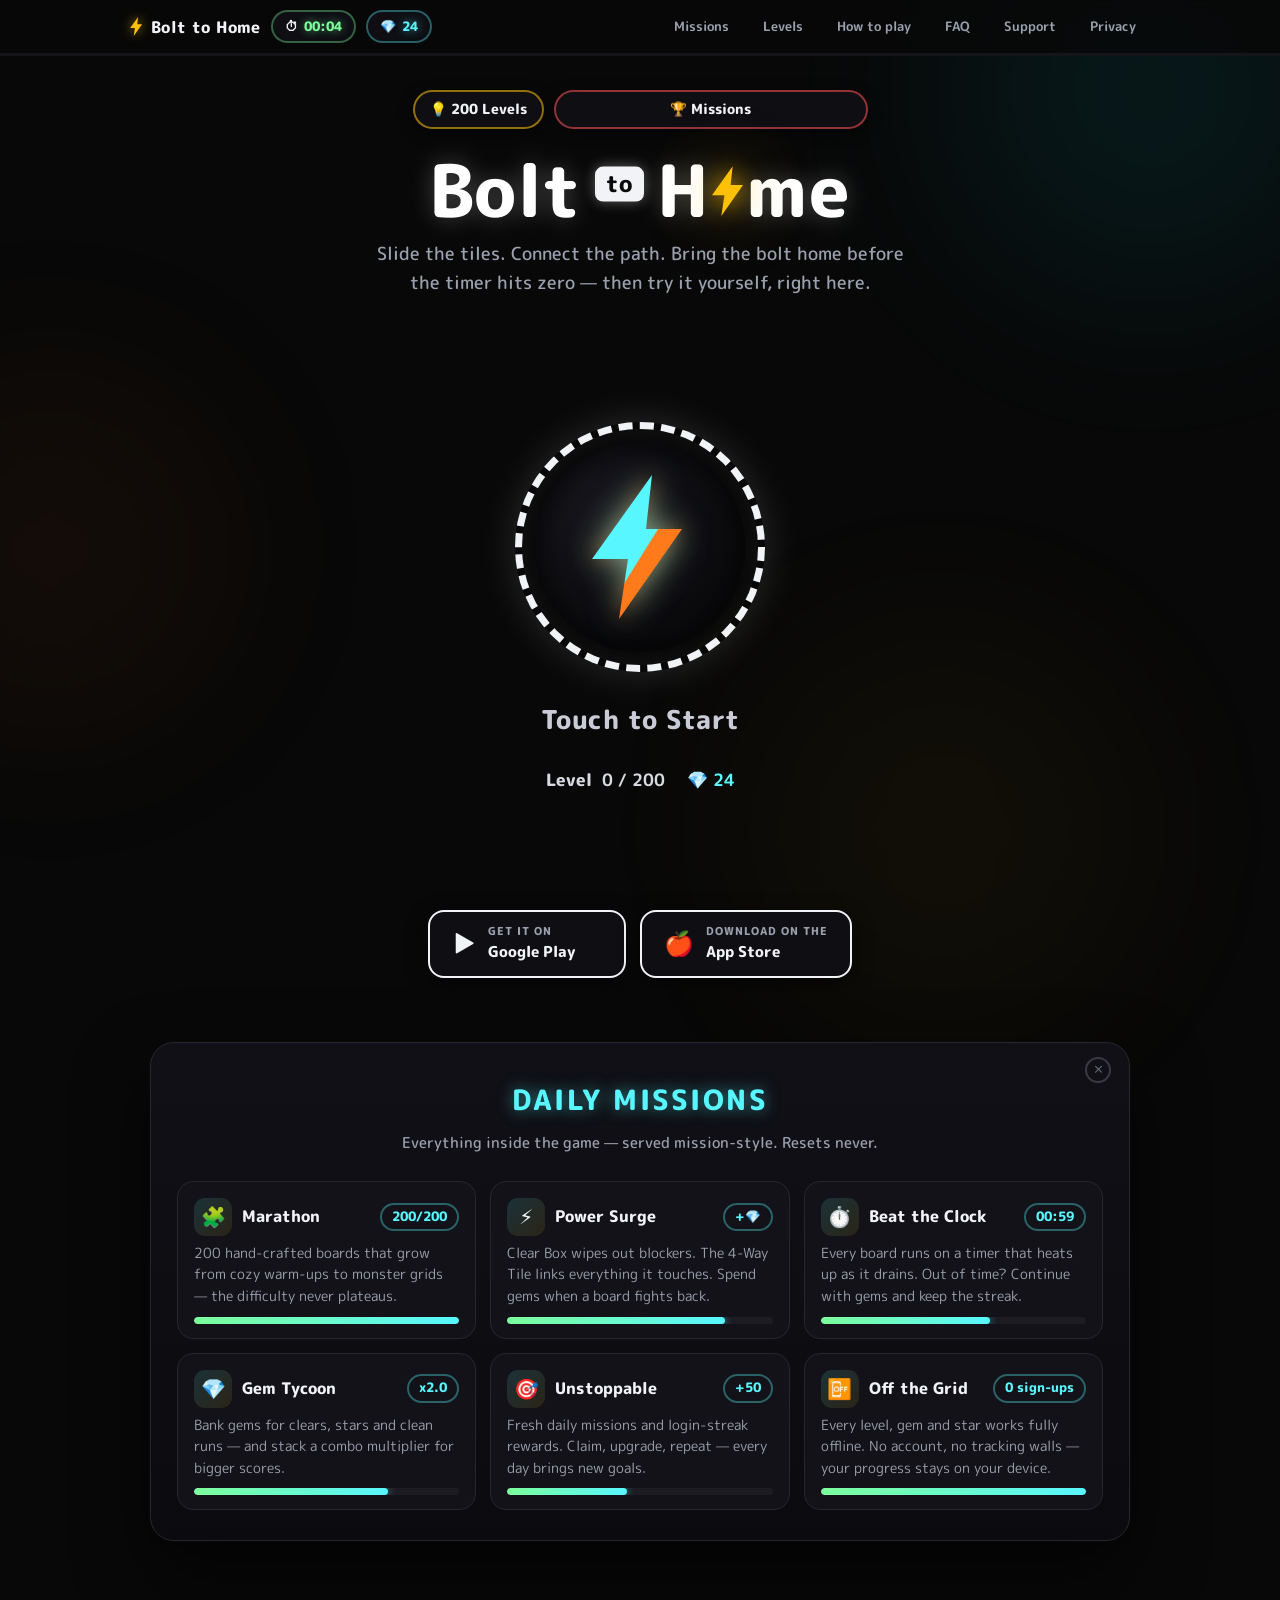
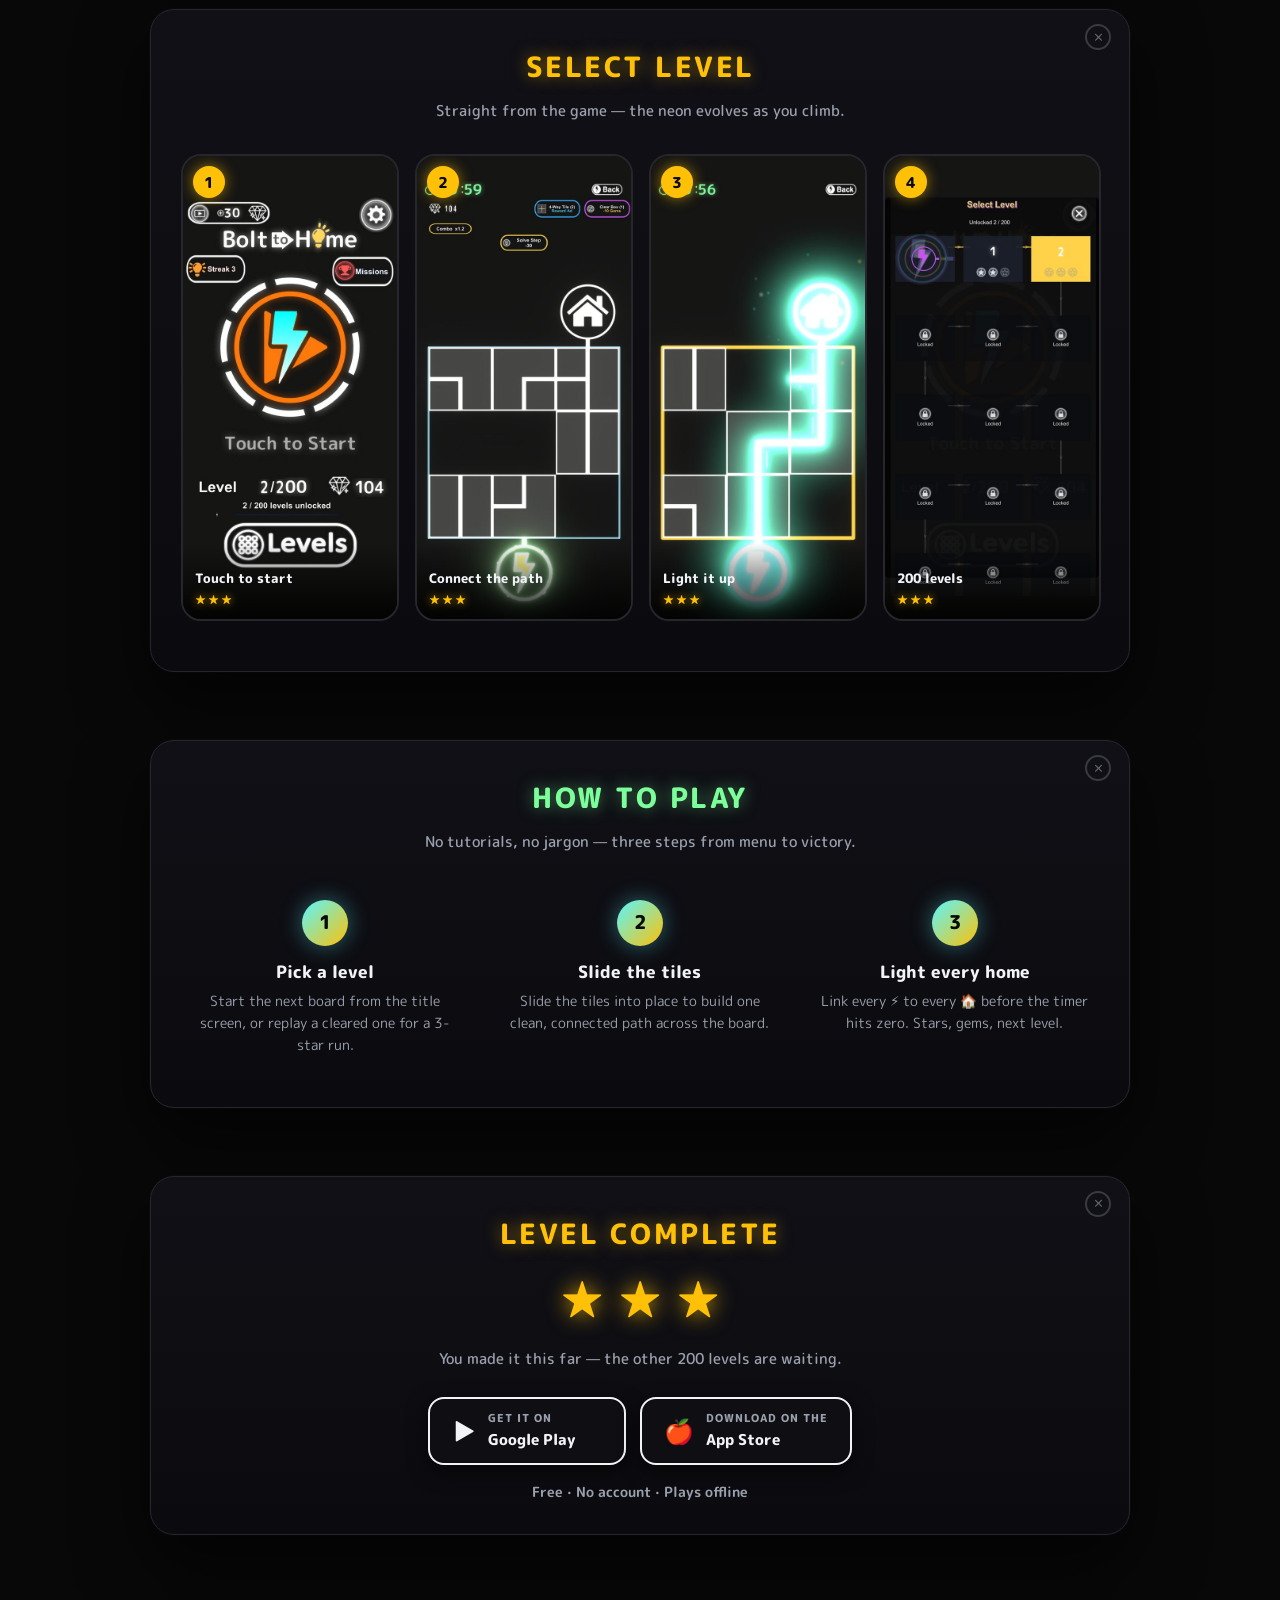
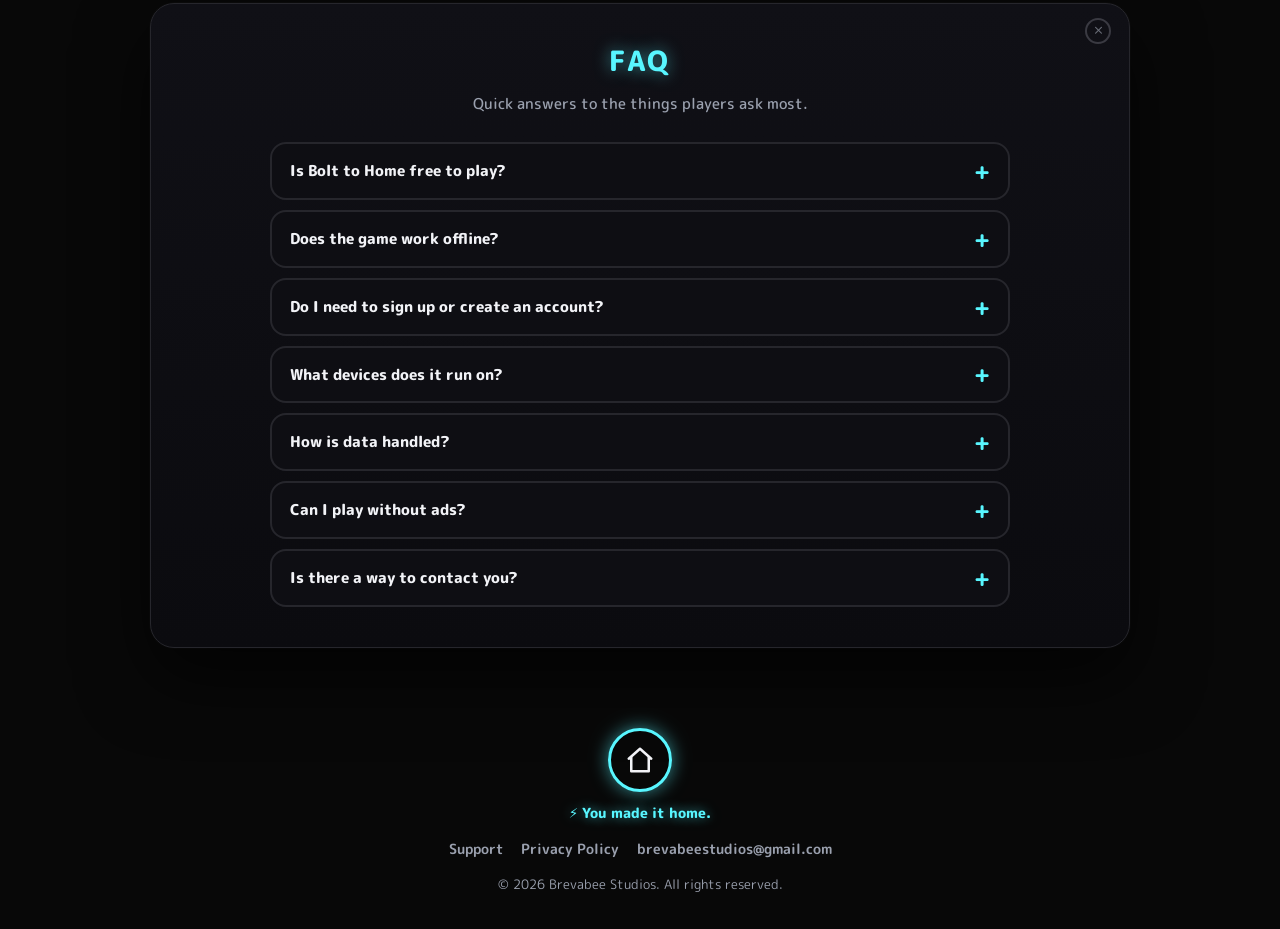
<file: index.html>
<!doctype html>
<html lang="en">
<head>
<meta charset="utf-8">
<meta name="viewport" content="width=device-width, initial-scale=1">
<title>Brevabee Studios — Bolt to Home</title>
<meta name="description" content="Bolt to Home by Brevabee Studios — a neon tile-connecting puzzle with 200 hand-crafted levels. Slide the tiles, link the path, bring the bolt home. Play a level right on this page.">
<meta name="keywords" content="Bolt to Home, Brevabee Studios, tile puzzle, connect puzzle, mobile game, casual game, Android puzzle, iOS puzzle, free puzzle game">
<meta name="author" content="Brevabee Studios">
<meta name="theme-color" content="#080808">
<link rel="canonical" href="https://brevabeestudios.github.io/">

<meta property="og:type" content="website">
<meta property="og:url" content="https://brevabeestudios.github.io/">
<meta property="og:title" content="Bolt to Home — Brevabee Studios">
<meta property="og:description" content="Slide the tiles. Connect the path. Bring the bolt home. 200 hand-crafted puzzles, neon visuals, and zero account needed.">
<meta property="og:image" content="https://brevabeestudios.github.io/og-cover.png">
<meta property="og:image:width" content="1200">
<meta property="og:image:height" content="630">

<meta name="twitter:card" content="summary_large_image">
<meta name="twitter:title" content="Bolt to Home — Brevabee Studios">
<meta name="twitter:description" content="A bite-sized tile-connecting mobile puzzle. Slide the tiles, beat the clock, bring the bolt home.">
<meta name="twitter:image" content="https://brevabeestudios.github.io/og-cover.png">

<link rel="icon" type="image/svg+xml" href="favicon.svg">

<link rel="preconnect" href="https://fonts.googleapis.com">
<link rel="preconnect" href="https://fonts.gstatic.com" crossorigin>
<link href="https://fonts.googleapis.com/css2?family=M+PLUS+Rounded+1c:wght@400;700;800&display=swap" rel="stylesheet">
<link rel="stylesheet" href="assets/game.css">
<script>document.documentElement.classList.add('js')</script>

<script type="application/ld+json">
{
  "@context": "https://schema.org",
  "@type": "VideoGame",
  "name": "Bolt to Home",
  "description": "A bite-sized tile-connecting mobile puzzle. Slide the tiles, beat the clock, bring the bolt home across 200 hand-crafted levels.",
  "url": "https://brevabeestudios.github.io/",
  "image": "https://brevabeestudios.github.io/og-cover.png",
  "genre": ["Puzzle", "Casual"],
  "gamePlatform": ["Android", "iOS"],
  "applicationCategory": "GameApplication",
  "operatingSystem": "Android, iOS",
  "publisher": {
    "@type": "Organization",
    "name": "Brevabee Studios",
    "url": "https://brevabeestudios.github.io/",
    "email": "brevabeestudios@gmail.com"
  },
  "offers": {
    "@type": "Offer",
    "price": "0",
    "priceCurrency": "USD",
    "availability": "https://schema.org/InStock"
  }
}
</script>
</head>
<body>

<div class="fx-orb o1" aria-hidden="true"></div>
<div class="fx-orb o2" aria-hidden="true"></div>
<div class="fx-orb o3" aria-hidden="true"></div>
<div id="stars" aria-hidden="true"></div>

<header id="hud">
  <div class="container hudrow">
    <span class="brand">
      <svg viewBox="0 0 64 96" xmlns="http://www.w3.org/2000/svg" aria-hidden="true"><path d="M40 0 L0 56 L24 56 L18 96 L60 36 L36 36 Z" fill="#FFC107"/></svg>
      Bolt to Home
    </span>
    <span class="chip chip-timer" title="Session time">⏱ <b id="hudTimer">00:00</b></span>
    <span class="chip chip-gems" title="Gems earned exploring this page">💎 <b id="hudGems">0</b></span>
    <nav class="hud-nav">
      <a href="#missions">Missions</a>
      <a href="#screens">Levels</a>
      <a href="#how">How to play</a>
      <a href="#faq">FAQ</a>
      <a href="bolttohome/">Support</a>
      <a href="bolttohome-privacy/">Privacy</a>
    </nav>
  </div>
  <div id="scrollbar"><i id="scrollfill"></i></div>
</header>

<main>

  <section class="hero container" id="top">
    <div class="hero-chips">
      <span class="gchip streak">💡 200 Levels</span>
      <a class="gchip missions" href="#missions">🏆 Missions</a>
    </div>
    <h1 class="glogo">Bolt <span class="tobox">to</span> <span class="hword">H<span class="bulb" aria-hidden="true"><svg viewBox="0 0 64 96" xmlns="http://www.w3.org/2000/svg"><path d="M40 0 L0 56 L24 56 L18 96 L60 36 L36 36 Z" fill="#FFC107"/></svg></span>me</span></h1>
    <p class="tagline">Slide the tiles. Connect the path. Bring the bolt home before the timer hits zero — then try it yourself, right here.</p>

    <div class="stage" id="stage">
      <div class="title-stage" id="titleStage">
        <div class="ring-wrap">
          <div class="ring" aria-hidden="true"></div>
          <div class="ring-core">
            <svg viewBox="0 0 64 96" xmlns="http://www.w3.org/2000/svg" aria-hidden="true">
              <defs><linearGradient id="boltg" x1="0" y1="0" x2="1" y2="1">
                <stop offset="0%" stop-color="#58f6ff"/><stop offset="55%" stop-color="#58f6ff"/>
                <stop offset="56%" stop-color="#ff7a1a"/><stop offset="100%" stop-color="#ff7a1a"/>
              </linearGradient></defs>
              <path d="M40 0 L0 56 L24 56 L18 96 L60 36 L36 36 Z" fill="url(#boltg)"/>
            </svg>
          </div>
        </div>
        <button class="touch-start" id="startBtn" type="button">Touch to Start</button>
        <div class="lvl-line"><span>Level&nbsp;&nbsp;<b>0 / 200</b></span><span class="gems">💎 <b id="heroGems">0</b></span></div>
      </div>

      <div class="play-stage" id="playStage">
        <div class="mini-hud">
          <span class="lvl0">LEVEL 0</span>
          <button class="js-replay" type="button">↻ Shuffle</button>
          <a href="#missions">Skip ↓</a>
        </div>
        <div class="port port-home" id="portHome" aria-hidden="true">
          <svg viewBox="0 0 24 24" fill="none" stroke="#f2f3f7" stroke-width="2" stroke-linecap="round" stroke-linejoin="round"><path d="M3 11 L12 3 L21 11"/><path d="M5 10 V21 H19 V10"/></svg>
        </div>
        <div class="port-stub" id="stubHome" aria-hidden="true"></div>
        <div class="board" id="board" aria-label="Level 0 — slide the tiles to connect the bolt to the home"></div>
        <div class="port-stub" id="stubBolt" aria-hidden="true"></div>
        <div class="port port-bolt" id="portBolt" aria-hidden="true">
          <svg viewBox="0 0 64 96" xmlns="http://www.w3.org/2000/svg"><path d="M40 0 L0 56 L24 56 L18 96 L60 36 L36 36 Z" fill="#7cff9b"/></svg>
        </div>
        <div class="hint" id="hint">Slide the tiles — connect ⚡ to 🏠</div>

        <div class="win-banner" id="winBanner">
          <h3>LEVEL COMPLETE</h3>
          <div class="stars" aria-hidden="true"><i>★</i><i>★</i><i>★</i></div>
          <div class="win-gems">+20 💎</div>
          <div class="store-row">
            <a class="btn-store" href="https://play.google.com/store/apps/details?id=com.bbs.bth" target="_blank" rel="noopener">
              <span class="icon">▶</span><span><small>199 more levels on</small><strong>Google Play</strong></span>
            </a>
            <a class="btn-store" href="https://apps.apple.com/app/id6787549854" target="_blank" rel="noopener">
              <span class="icon">🍎</span><span><small>199 more levels on</small><strong>App Store</strong></span>
            </a>
          </div>
          <button class="again js-replay" type="button">↻ Play again</button>
        </div>
      </div>
    </div>

    <div class="store-row">
      <a class="btn-store" href="https://play.google.com/store/apps/details?id=com.bbs.bth" target="_blank" rel="noopener">
        <span class="icon">▶</span><span><small>Get it on</small><strong>Google Play</strong></span>
      </a>
      <a class="btn-store" href="https://apps.apple.com/app/id6787549854" target="_blank" rel="noopener">
        <span class="icon">🍎</span><span><small>Download on the</small><strong>App Store</strong></span>
      </a>
    </div>
  </section>

  <section class="gsec" id="missions">
    <div class="container">
      <div class="gpanel">
        <span class="px" aria-hidden="true">✕</span>
        <h2 class="h-cyan">Daily Missions</h2>
        <p class="sub">Everything inside the game — served mission-style. Resets never.</p>
        <div class="missions">
          <div class="mission"><div class="mrow"><span class="mic">🧩</span><h3>Marathon</h3><span class="mreward">200/200</span></div><p>200 hand-crafted boards that grow from cozy warm-ups to monster grids — the difficulty never plateaus.</p><div class="mbar"><i style="--p:100%"></i></div></div>
          <div class="mission"><div class="mrow"><span class="mic">⚡</span><h3>Power Surge</h3><span class="mreward">+💎</span></div><p>Clear Box wipes out blockers. The 4-Way Tile links everything it touches. Spend gems when a board fights back.</p><div class="mbar"><i style="--p:82%"></i></div></div>
          <div class="mission"><div class="mrow"><span class="mic">⏱️</span><h3>Beat the Clock</h3><span class="mreward">00:59</span></div><p>Every board runs on a timer that heats up as it drains. Out of time? Continue with gems and keep the streak.</p><div class="mbar"><i style="--p:64%"></i></div></div>
          <div class="mission"><div class="mrow"><span class="mic">💎</span><h3>Gem Tycoon</h3><span class="mreward">x2.0</span></div><p>Bank gems for clears, stars and clean runs — and stack a combo multiplier for bigger scores.</p><div class="mbar"><i style="--p:73%"></i></div></div>
          <div class="mission"><div class="mrow"><span class="mic">🎯</span><h3>Unstoppable</h3><span class="mreward">+50</span></div><p>Fresh daily missions and login-streak rewards. Claim, upgrade, repeat — every day brings new goals.</p><div class="mbar"><i style="--p:45%"></i></div></div>
          <div class="mission"><div class="mrow"><span class="mic">📴</span><h3>Off the Grid</h3><span class="mreward">0 sign-ups</span></div><p>Every level, gem and star works fully offline. No account, no tracking walls — your progress stays on your device.</p><div class="mbar"><i style="--p:100%"></i></div></div>
        </div>
      </div>
    </div>
  </section>

  <section class="gsec" id="screens">
    <div class="container">
      <div class="gpanel">
        <span class="px" aria-hidden="true">✕</span>
        <h2 class="h-gold">Select Level</h2>
        <p class="sub">Straight from the game — the neon evolves as you climb.</p>
        <div class="shots-strip">
          <figure class="lvlcard"><span class="lnum">1</span><img src="screenshots/01-title.jpg" loading="lazy" alt="Bolt to Home title screen — Touch to Start"><figcaption>Touch to start<span class="cstars">★★★</span></figcaption></figure>
          <figure class="lvlcard"><span class="lnum">2</span><img src="screenshots/02-gameplay.jpg" loading="lazy" alt="Gameplay — slide the tiles to connect the path to the home"><figcaption>Connect the path<span class="cstars">★★★</span></figcaption></figure>
          <figure class="lvlcard"><span class="lnum">3</span><img src="screenshots/03-solved.jpg" loading="lazy" alt="A solved circuit lighting up in neon"><figcaption>Light it up<span class="cstars">★★★</span></figcaption></figure>
          <figure class="lvlcard"><span class="lnum">4</span><img src="screenshots/04-levels.jpg" loading="lazy" alt="Level select — 200 hand-crafted levels"><figcaption>200 levels<span class="cstars">★★★</span></figcaption></figure>
          <figure class="lvlcard"><span class="lnum">5</span><img src="screenshots/05-missions.jpg" loading="lazy" alt="Daily missions and rewards"><figcaption>Daily missions<span class="cstars">★★★</span></figcaption></figure>
          <figure class="lvlcard"><span class="lnum">6</span><img src="screenshots/06-obstacles.jpg" loading="lazy" alt="Multiple homes and blocked tiles"><figcaption>Multiple homes<span class="cstars">★★★</span></figcaption></figure>
          <figure class="lvlcard"><span class="lnum">7</span><img src="screenshots/07-advanced.jpg" loading="lazy" alt="Advanced multi-source board"><figcaption>Tougher boards<span class="cstars">★★★</span></figcaption></figure>
          <figure class="lvlcard"><span class="lnum">8</span><img src="screenshots/08-twin.jpg" loading="lazy" alt="Twin-source challenge board"><figcaption>Twin sources<span class="cstars">★★★</span></figcaption></figure>
          <figure class="lvlcard"><span class="lnum">9</span><img src="screenshots/09-rewards.jpg" loading="lazy" alt="Daily login reward streak"><figcaption>Daily rewards<span class="cstars">★★★</span></figcaption></figure>
        </div>
      </div>
    </div>
  </section>

  <section class="gsec" id="how">
    <div class="container">
      <div class="gpanel">
        <span class="px" aria-hidden="true">✕</span>
        <h2 class="h-green">How to Play</h2>
        <p class="sub">No tutorials, no jargon — three steps from menu to victory.</p>
        <div class="steps">
          <div class="step"><div class="num">1</div><h4>Pick a level</h4><p>Start the next board from the title screen, or replay a cleared one for a 3-star run.</p></div>
          <div class="step"><div class="num">2</div><h4>Slide the tiles</h4><p>Slide the tiles into place to build one clean, connected path across the board.</p></div>
          <div class="step"><div class="num">3</div><h4>Light every home</h4><p>Link every ⚡ to every 🏠 before the timer hits zero. Stars, gems, next level.</p></div>
        </div>
      </div>
    </div>
  </section>

  <section class="gsec" id="get">
    <div class="container">
      <div class="gpanel">
        <span class="px" aria-hidden="true">✕</span>
        <h2 class="h-gold">Level Complete</h2>
        <div class="lc-stars" aria-hidden="true"><i>★</i><i>★</i><i>★</i></div>
        <p class="sub">You made it this far — the other 200 levels are waiting.</p>
        <div class="store-row">
          <a class="btn-store" href="https://play.google.com/store/apps/details?id=com.bbs.bth" target="_blank" rel="noopener">
            <span class="icon">▶</span><span><small>Get it on</small><strong>Google Play</strong></span>
          </a>
          <a class="btn-store" href="https://apps.apple.com/app/id6787549854" target="_blank" rel="noopener">
            <span class="icon">🍎</span><span><small>Download on the</small><strong>App Store</strong></span>
          </a>
        </div>
        <p class="lc-note">Free · No account · Plays offline</p>
      </div>
    </div>
  </section>

  <section class="gsec" id="faq">
    <div class="container">
      <div class="gpanel">
        <span class="px" aria-hidden="true">✕</span>
        <h2 class="h-cyan">FAQ</h2>
        <p class="sub">Quick answers to the things players ask most.</p>
        <div class="faq">
          <details>
            <summary>Is Bolt to Home free to play?</summary>
            <p>Yes. The full set of 200 levels is free. We support development through optional rewarded ads — watch one to grant yourself extra time, free Clear Box uses, or bonus gems. You never have to.</p>
          </details>
          <details>
            <summary>Does the game work offline?</summary>
            <p>Yes. Every level, every gem, every star, every saved high score works completely offline. Ads only show when you're connected, and they never block your progress.</p>
          </details>
          <details>
            <summary>Do I need to sign up or create an account?</summary>
            <p>Never. Your progress is stored on your device and stays on your device.</p>
          </details>
          <details>
            <summary>What devices does it run on?</summary>
            <p>Bolt to Home runs on Android 8.0 or higher and recent iOS. Both phones and tablets are supported in portrait mode.</p>
          </details>
          <details>
            <summary>How is data handled?</summary>
            <p>The game itself doesn't collect personal information. Our advertising SDK collects device identifiers and approximate (IP-based) location to serve relevant ads. Full details in the <a href="bolttohome-privacy/">privacy policy</a>.</p>
          </details>
          <details>
            <summary>Can I play without ads?</summary>
            <p>You can play through every level without ever watching an ad — ads are entirely opt-in for bonuses, and mandatory interstitials are limited with a 60-second floor between shows.</p>
          </details>
          <details>
            <summary>Is there a way to contact you?</summary>
            <p>Email <a href="mailto:brevabeestudios@gmail.com">brevabeestudios@gmail.com</a>, or visit the <a href="bolttohome/">support page</a> for help and FAQs.</p>
          </details>
        </div>
      </div>
    </div>
  </section>

</main>

<footer>
  <div class="container">
    <div class="foot-home" aria-hidden="true">
      <svg viewBox="0 0 24 24" fill="none" stroke="#f2f3f7" stroke-width="2" stroke-linecap="round" stroke-linejoin="round"><path d="M3 11 L12 3 L21 11"/><path d="M5 10 V21 H19 V10"/></svg>
    </div>
    <p class="foot-line">⚡ You made it home.</p>
    <div class="links">
      <a href="bolttohome/">Support</a>
      <a href="bolttohome-privacy/">Privacy Policy</a>
      <a href="mailto:brevabeestudios@gmail.com">brevabeestudios@gmail.com</a>
    </div>
    <p class="copy">© 2026 Brevabee Studios. All rights reserved.</p>
  </div>
</footer>

<script src="assets/game.js"></script>
</body>
</html>
</file>
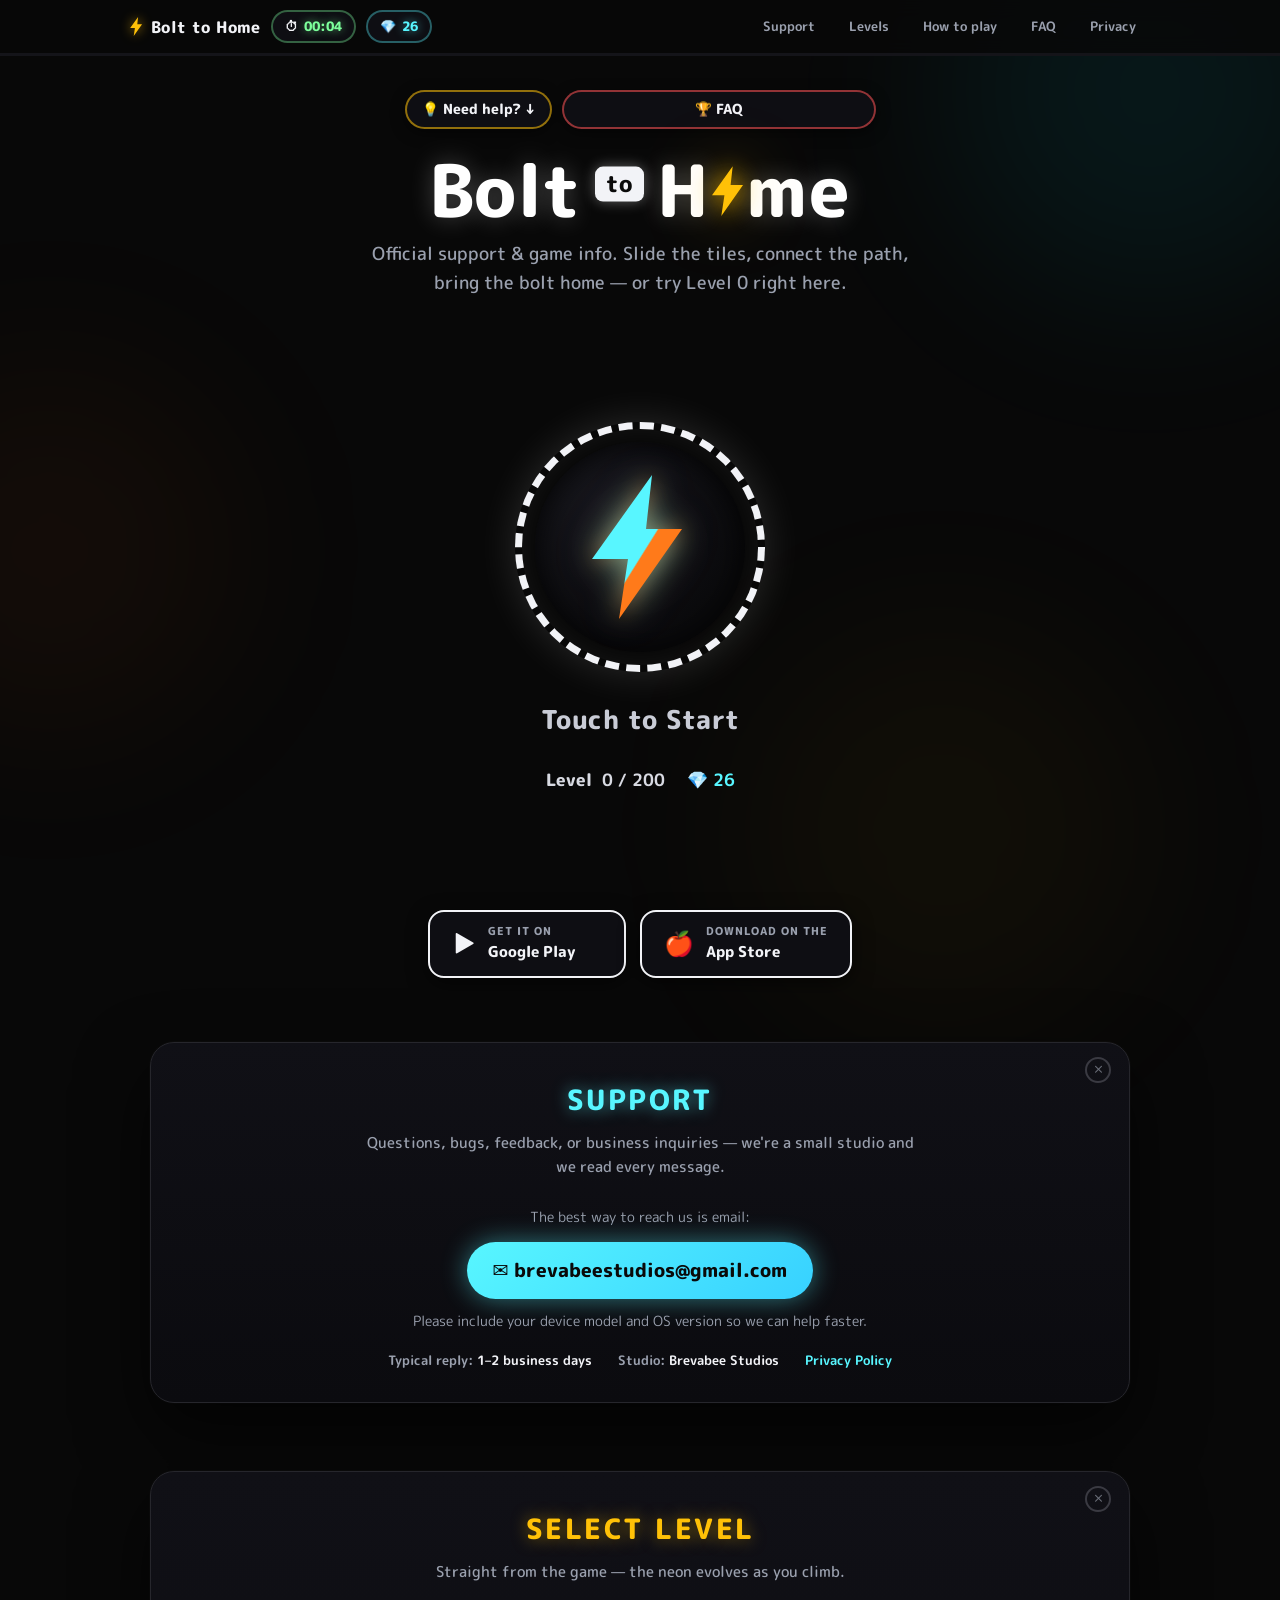
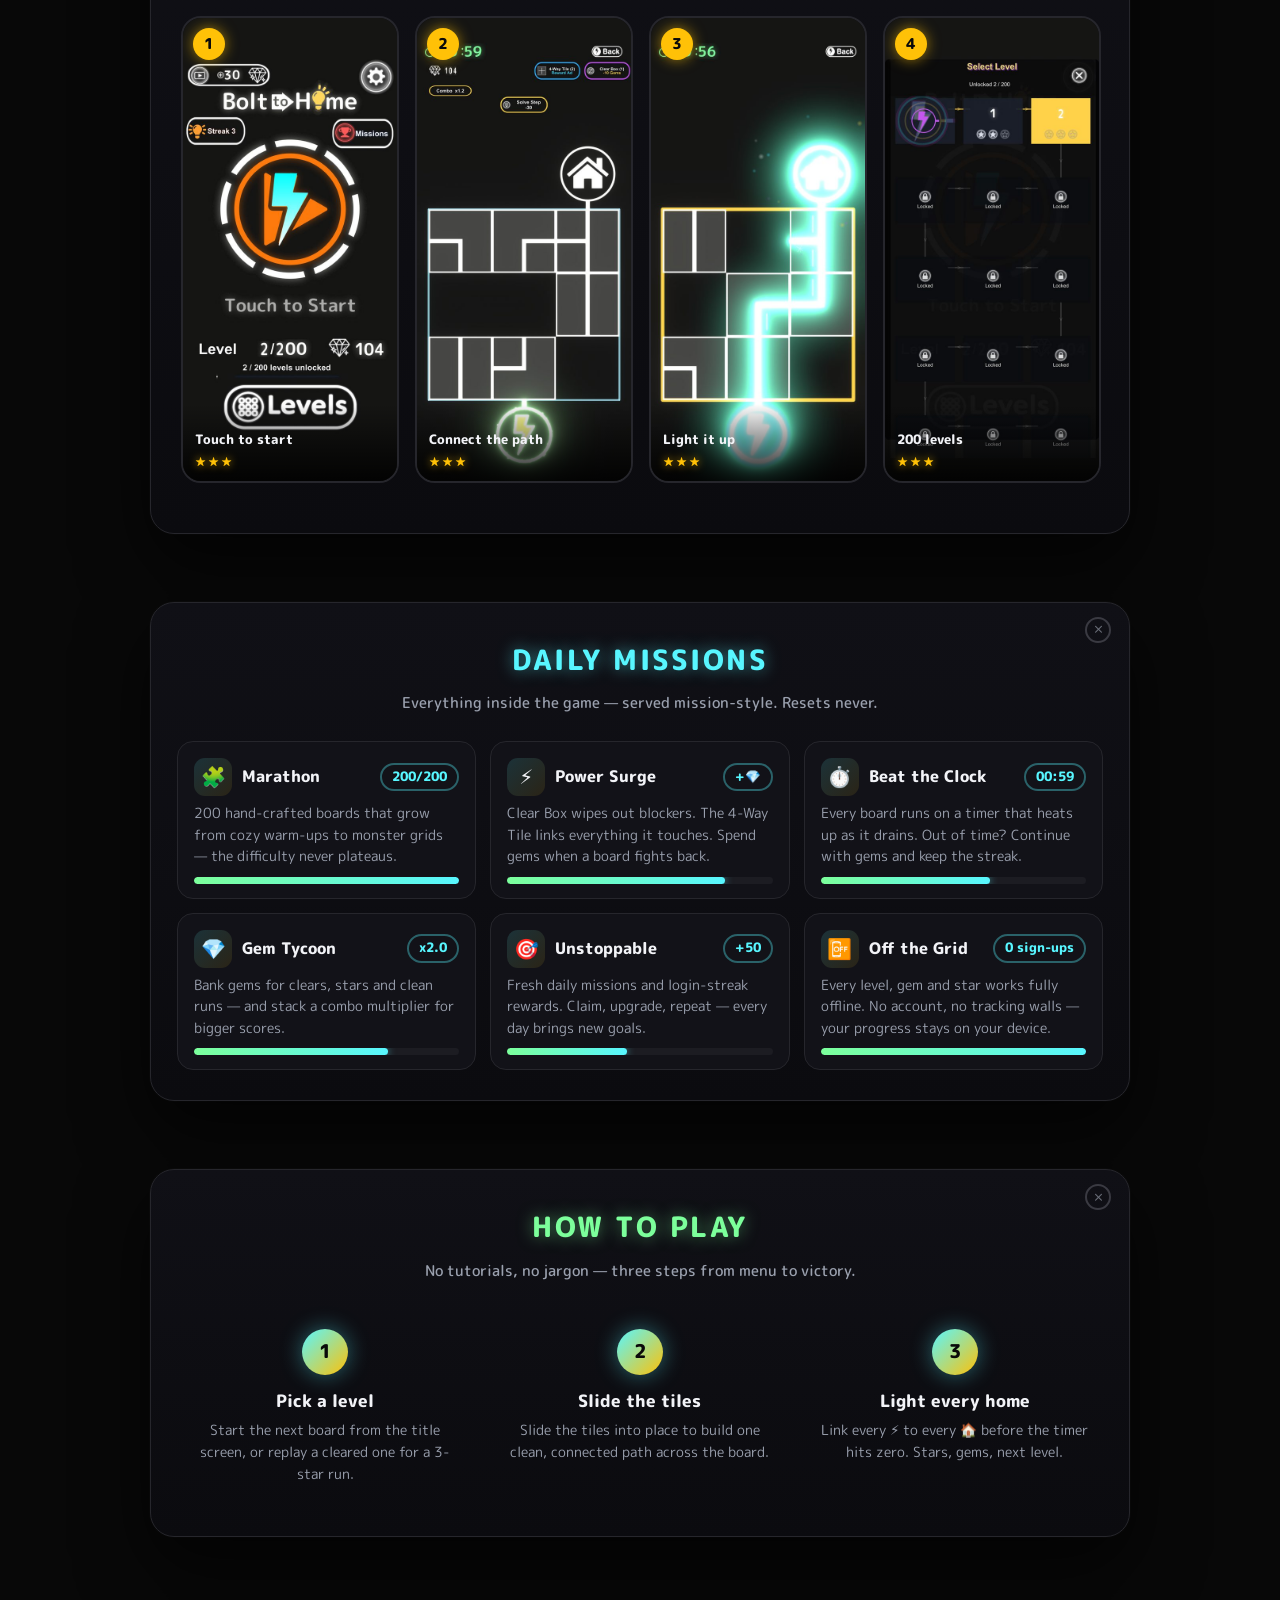
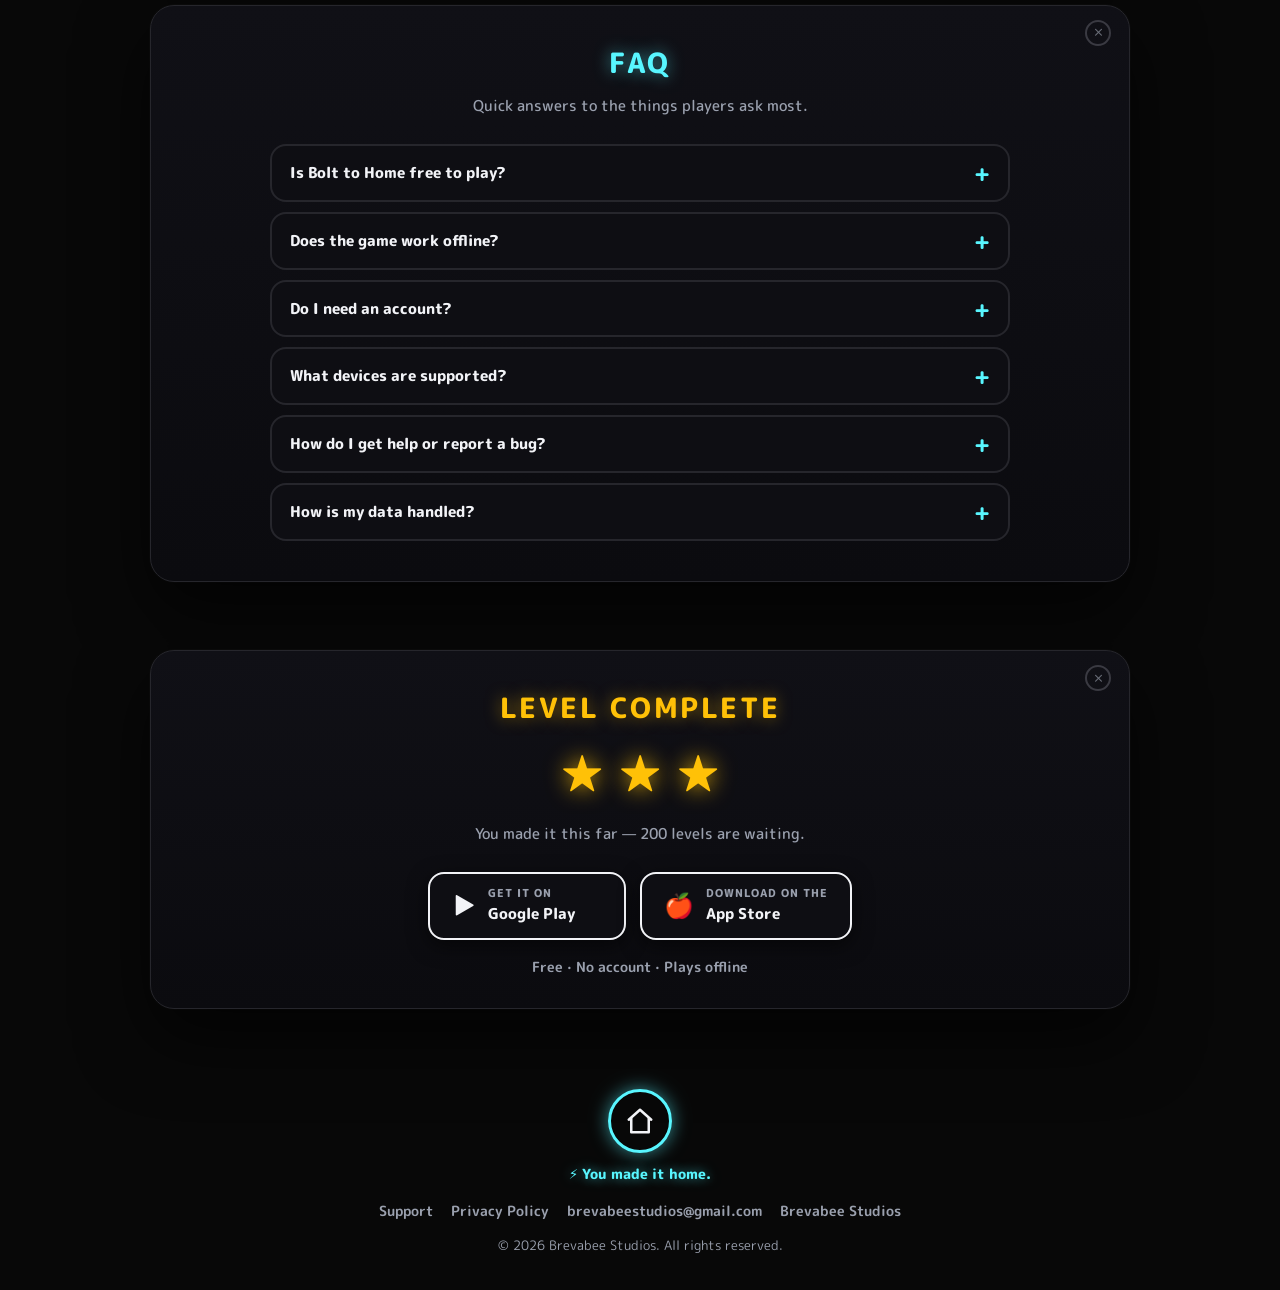
<file: bolttohome/index.html>
<!doctype html>
<html lang="en">
<head>
<meta charset="utf-8">
<meta name="viewport" content="width=device-width, initial-scale=1">
<title>Bolt to Home — Support &amp; Game Info | Brevabee Studios</title>
<meta name="description" content="Bolt to Home — a neon tile-connecting puzzle game by Brevabee Studios. Player support, screenshots, how to play, and downloads. Slide the tiles, connect the path, bring the bolt home.">
<meta name="keywords" content="Bolt to Home, Brevabee Studios, support, help, contact, tile puzzle, connect puzzle, mobile game">
<meta name="author" content="Brevabee Studios">
<meta name="theme-color" content="#080808">
<link rel="canonical" href="https://brevabeestudios.github.io/bolttohome/">

<meta property="og:type" content="website">
<meta property="og:url" content="https://brevabeestudios.github.io/bolttohome/">
<meta property="og:title" content="Bolt to Home — Support & Game Info">
<meta property="og:description" content="Player support, screenshots, how to play, and downloads for Bolt to Home by Brevabee Studios.">
<meta property="og:image" content="https://brevabeestudios.github.io/bolttohome/screenshots/01-title.jpg">

<link rel="icon" type="image/svg+xml" href="favicon.svg">

<link rel="preconnect" href="https://fonts.googleapis.com">
<link rel="preconnect" href="https://fonts.gstatic.com" crossorigin>
<link href="https://fonts.googleapis.com/css2?family=M+PLUS+Rounded+1c:wght@400;700;800&display=swap" rel="stylesheet">
<link rel="stylesheet" href="../assets/game.css">
<script>document.documentElement.classList.add('js')</script>
</head>
<body>

<div class="fx-orb o1" aria-hidden="true"></div>
<div class="fx-orb o2" aria-hidden="true"></div>
<div class="fx-orb o3" aria-hidden="true"></div>
<div id="stars" aria-hidden="true"></div>

<header id="hud">
  <div class="container hudrow">
    <span class="brand">
      <svg viewBox="0 0 64 96" xmlns="http://www.w3.org/2000/svg" aria-hidden="true"><path d="M40 0 L0 56 L24 56 L18 96 L60 36 L36 36 Z" fill="#FFC107"/></svg>
      Bolt to Home
    </span>
    <span class="chip chip-timer" title="Session time">⏱ <b id="hudTimer">00:00</b></span>
    <span class="chip chip-gems" title="Gems earned exploring this page">💎 <b id="hudGems">0</b></span>
    <nav class="hud-nav">
      <a href="#support">Support</a>
      <a href="#screens">Levels</a>
      <a href="#how">How to play</a>
      <a href="#faq">FAQ</a>
      <a href="https://brevabeestudios.github.io/bolttohome-privacy/">Privacy</a>
    </nav>
  </div>
  <div id="scrollbar"><i id="scrollfill"></i></div>
</header>

<main>

  <section class="hero container" id="top">
    <div class="hero-chips">
      <a class="gchip streak" href="#support">💡 Need help? ↓</a>
      <a class="gchip missions" href="#faq">🏆 FAQ</a>
    </div>
    <h1 class="glogo">Bolt <span class="tobox">to</span> <span class="hword">H<span class="bulb" aria-hidden="true"><svg viewBox="0 0 64 96" xmlns="http://www.w3.org/2000/svg"><path d="M40 0 L0 56 L24 56 L18 96 L60 36 L36 36 Z" fill="#FFC107"/></svg></span>me</span></h1>
    <p class="tagline">Official support &amp; game info. Slide the tiles, connect the path, bring the bolt home — or try Level 0 right here.</p>

    <div class="stage" id="stage">
      <div class="title-stage" id="titleStage">
        <div class="ring-wrap">
          <div class="ring" aria-hidden="true"></div>
          <div class="ring-core">
            <svg viewBox="0 0 64 96" xmlns="http://www.w3.org/2000/svg" aria-hidden="true">
              <defs><linearGradient id="boltg" x1="0" y1="0" x2="1" y2="1">
                <stop offset="0%" stop-color="#58f6ff"/><stop offset="55%" stop-color="#58f6ff"/>
                <stop offset="56%" stop-color="#ff7a1a"/><stop offset="100%" stop-color="#ff7a1a"/>
              </linearGradient></defs>
              <path d="M40 0 L0 56 L24 56 L18 96 L60 36 L36 36 Z" fill="url(#boltg)"/>
            </svg>
          </div>
        </div>
        <button class="touch-start" id="startBtn" type="button">Touch to Start</button>
        <div class="lvl-line"><span>Level&nbsp;&nbsp;<b>0 / 200</b></span><span class="gems">💎 <b id="heroGems">0</b></span></div>
      </div>

      <div class="play-stage" id="playStage">
        <div class="mini-hud">
          <span class="lvl0">LEVEL 0</span>
          <button class="js-replay" type="button">↻ Shuffle</button>
          <a href="#support">Skip ↓</a>
        </div>
        <div class="port port-home" id="portHome" aria-hidden="true">
          <svg viewBox="0 0 24 24" fill="none" stroke="#f2f3f7" stroke-width="2" stroke-linecap="round" stroke-linejoin="round"><path d="M3 11 L12 3 L21 11"/><path d="M5 10 V21 H19 V10"/></svg>
        </div>
        <div class="port-stub" id="stubHome" aria-hidden="true"></div>
        <div class="board" id="board" aria-label="Level 0 — slide the tiles to connect the bolt to the home"></div>
        <div class="port-stub" id="stubBolt" aria-hidden="true"></div>
        <div class="port port-bolt" id="portBolt" aria-hidden="true">
          <svg viewBox="0 0 64 96" xmlns="http://www.w3.org/2000/svg"><path d="M40 0 L0 56 L24 56 L18 96 L60 36 L36 36 Z" fill="#7cff9b"/></svg>
        </div>
        <div class="hint" id="hint">Slide the tiles — connect ⚡ to 🏠</div>

        <div class="win-banner" id="winBanner">
          <h3>LEVEL COMPLETE</h3>
          <div class="stars" aria-hidden="true"><i>★</i><i>★</i><i>★</i></div>
          <div class="win-gems">+20 💎</div>
          <div class="store-row">
            <a class="btn-store" href="https://play.google.com/store/apps/details?id=com.bbs.bth" target="_blank" rel="noopener">
              <span class="icon">▶</span><span><small>199 more levels on</small><strong>Google Play</strong></span>
            </a>
            <a class="btn-store" href="https://apps.apple.com/app/id6787549854" target="_blank" rel="noopener">
              <span class="icon">🍎</span><span><small>199 more levels on</small><strong>App Store</strong></span>
            </a>
          </div>
          <button class="again js-replay" type="button">↻ Play again</button>
        </div>
      </div>
    </div>

    <div class="store-row">
      <a class="btn-store" href="https://play.google.com/store/apps/details?id=com.bbs.bth" target="_blank" rel="noopener">
        <span class="icon">▶</span><span><small>Get it on</small><strong>Google Play</strong></span>
      </a>
      <a class="btn-store" href="https://apps.apple.com/app/id6787549854" target="_blank" rel="noopener">
        <span class="icon">🍎</span><span><small>Download on the</small><strong>App Store</strong></span>
      </a>
    </div>
  </section>

  <section class="gsec" id="support">
    <div class="container">
      <div class="gpanel">
        <span class="px" aria-hidden="true">✕</span>
        <h2 class="h-cyan">Support</h2>
        <p class="sub">Questions, bugs, feedback, or business inquiries — we're a small studio and we read every message.</p>
        <div class="support-card">
          <p>The best way to reach us is email:</p>
          <a class="mailbtn" href="mailto:brevabeestudios@gmail.com?subject=Bolt%20to%20Home%20support">✉️ brevabeestudios@gmail.com</a>
          <p>Please include your device model and OS version so we can help faster.</p>
          <div class="support-meta">
            <span>Typical reply: <b>1–2 business days</b></span>
            <span>Studio: <b>Brevabee Studios</b></span>
            <span><a href="https://brevabeestudios.github.io/bolttohome-privacy/">Privacy Policy</a></span>
          </div>
        </div>
      </div>
    </div>
  </section>

  <section class="gsec" id="screens">
    <div class="container">
      <div class="gpanel">
        <span class="px" aria-hidden="true">✕</span>
        <h2 class="h-gold">Select Level</h2>
        <p class="sub">Straight from the game — the neon evolves as you climb.</p>
        <div class="shots-strip">
          <figure class="lvlcard"><span class="lnum">1</span><img src="screenshots/01-title.jpg" loading="lazy" alt="Bolt to Home title screen — Touch to Start"><figcaption>Touch to start<span class="cstars">★★★</span></figcaption></figure>
          <figure class="lvlcard"><span class="lnum">2</span><img src="screenshots/02-gameplay.jpg" loading="lazy" alt="Gameplay — slide the tiles to connect the path to the home"><figcaption>Connect the path<span class="cstars">★★★</span></figcaption></figure>
          <figure class="lvlcard"><span class="lnum">3</span><img src="screenshots/03-solved.jpg" loading="lazy" alt="A solved circuit lighting up in neon"><figcaption>Light it up<span class="cstars">★★★</span></figcaption></figure>
          <figure class="lvlcard"><span class="lnum">4</span><img src="screenshots/04-levels.jpg" loading="lazy" alt="Level select — 200 hand-crafted levels"><figcaption>200 levels<span class="cstars">★★★</span></figcaption></figure>
          <figure class="lvlcard"><span class="lnum">5</span><img src="screenshots/05-missions.jpg" loading="lazy" alt="Daily missions and rewards"><figcaption>Daily missions<span class="cstars">★★★</span></figcaption></figure>
          <figure class="lvlcard"><span class="lnum">6</span><img src="screenshots/06-obstacles.jpg" loading="lazy" alt="Multiple homes and blocked tiles"><figcaption>Multiple homes<span class="cstars">★★★</span></figcaption></figure>
          <figure class="lvlcard"><span class="lnum">7</span><img src="screenshots/07-advanced.jpg" loading="lazy" alt="Advanced multi-source board"><figcaption>Tougher boards<span class="cstars">★★★</span></figcaption></figure>
          <figure class="lvlcard"><span class="lnum">8</span><img src="screenshots/08-twin.jpg" loading="lazy" alt="Twin-source challenge board"><figcaption>Twin sources<span class="cstars">★★★</span></figcaption></figure>
          <figure class="lvlcard"><span class="lnum">9</span><img src="screenshots/09-rewards.jpg" loading="lazy" alt="Daily login reward streak"><figcaption>Daily rewards<span class="cstars">★★★</span></figcaption></figure>
        </div>
      </div>
    </div>
  </section>

  <section class="gsec" id="missions">
    <div class="container">
      <div class="gpanel">
        <span class="px" aria-hidden="true">✕</span>
        <h2 class="h-cyan">Daily Missions</h2>
        <p class="sub">Everything inside the game — served mission-style. Resets never.</p>
        <div class="missions">
          <div class="mission"><div class="mrow"><span class="mic">🧩</span><h3>Marathon</h3><span class="mreward">200/200</span></div><p>200 hand-crafted boards that grow from cozy warm-ups to monster grids — the difficulty never plateaus.</p><div class="mbar"><i style="--p:100%"></i></div></div>
          <div class="mission"><div class="mrow"><span class="mic">⚡</span><h3>Power Surge</h3><span class="mreward">+💎</span></div><p>Clear Box wipes out blockers. The 4-Way Tile links everything it touches. Spend gems when a board fights back.</p><div class="mbar"><i style="--p:82%"></i></div></div>
          <div class="mission"><div class="mrow"><span class="mic">⏱️</span><h3>Beat the Clock</h3><span class="mreward">00:59</span></div><p>Every board runs on a timer that heats up as it drains. Out of time? Continue with gems and keep the streak.</p><div class="mbar"><i style="--p:64%"></i></div></div>
          <div class="mission"><div class="mrow"><span class="mic">💎</span><h3>Gem Tycoon</h3><span class="mreward">x2.0</span></div><p>Bank gems for clears, stars and clean runs — and stack a combo multiplier for bigger scores.</p><div class="mbar"><i style="--p:73%"></i></div></div>
          <div class="mission"><div class="mrow"><span class="mic">🎯</span><h3>Unstoppable</h3><span class="mreward">+50</span></div><p>Fresh daily missions and login-streak rewards. Claim, upgrade, repeat — every day brings new goals.</p><div class="mbar"><i style="--p:45%"></i></div></div>
          <div class="mission"><div class="mrow"><span class="mic">📴</span><h3>Off the Grid</h3><span class="mreward">0 sign-ups</span></div><p>Every level, gem and star works fully offline. No account, no tracking walls — your progress stays on your device.</p><div class="mbar"><i style="--p:100%"></i></div></div>
        </div>
      </div>
    </div>
  </section>

  <section class="gsec" id="how">
    <div class="container">
      <div class="gpanel">
        <span class="px" aria-hidden="true">✕</span>
        <h2 class="h-green">How to Play</h2>
        <p class="sub">No tutorials, no jargon — three steps from menu to victory.</p>
        <div class="steps">
          <div class="step"><div class="num">1</div><h4>Pick a level</h4><p>Start the next board from the title screen, or replay a cleared one for a 3-star run.</p></div>
          <div class="step"><div class="num">2</div><h4>Slide the tiles</h4><p>Slide the tiles into place to build one clean, connected path across the board.</p></div>
          <div class="step"><div class="num">3</div><h4>Light every home</h4><p>Link every ⚡ to every 🏠 before the timer hits zero. Stars, gems, next level.</p></div>
        </div>
      </div>
    </div>
  </section>

  <section class="gsec" id="faq">
    <div class="container">
      <div class="gpanel">
        <span class="px" aria-hidden="true">✕</span>
        <h2 class="h-cyan">FAQ</h2>
        <p class="sub">Quick answers to the things players ask most.</p>
        <div class="faq">
          <details>
            <summary>Is Bolt to Home free to play?</summary>
            <p>Yes. All 200 levels are free. We support development with optional rewarded ads — watch one for extra time, a free Clear Box, or bonus gems. You never have to.</p>
          </details>
          <details>
            <summary>Does the game work offline?</summary>
            <p>Yes. Every level, gem, star, and saved score works offline. Ads only show when you're connected and never block your progress.</p>
          </details>
          <details>
            <summary>Do I need an account?</summary>
            <p>No sign-up, ever. Your progress is stored on your device.</p>
          </details>
          <details>
            <summary>What devices are supported?</summary>
            <p>Android 8.0+ and recent iOS, on phones and tablets in portrait mode.</p>
          </details>
          <details>
            <summary>How do I get help or report a bug?</summary>
            <p>Email <a href="mailto:brevabeestudios@gmail.com">brevabeestudios@gmail.com</a> with your device model and OS version. See the <a href="#support">Support</a> section above.</p>
          </details>
          <details>
            <summary>How is my data handled?</summary>
            <p>The game itself doesn't collect personal information. Our advertising SDK collects device identifiers and approximate (IP-based) location to serve ads. Full details in the <a href="https://brevabeestudios.github.io/bolttohome-privacy/">privacy policy</a>.</p>
          </details>
        </div>
      </div>
    </div>
  </section>

  <section class="gsec" id="get">
    <div class="container">
      <div class="gpanel">
        <span class="px" aria-hidden="true">✕</span>
        <h2 class="h-gold">Level Complete</h2>
        <div class="lc-stars" aria-hidden="true"><i>★</i><i>★</i><i>★</i></div>
        <p class="sub">You made it this far — 200 levels are waiting.</p>
        <div class="store-row">
          <a class="btn-store" href="https://play.google.com/store/apps/details?id=com.bbs.bth" target="_blank" rel="noopener">
            <span class="icon">▶</span><span><small>Get it on</small><strong>Google Play</strong></span>
          </a>
          <a class="btn-store" href="https://apps.apple.com/app/id6787549854" target="_blank" rel="noopener">
            <span class="icon">🍎</span><span><small>Download on the</small><strong>App Store</strong></span>
          </a>
        </div>
        <p class="lc-note">Free · No account · Plays offline</p>
      </div>
    </div>
  </section>

</main>

<footer>
  <div class="container">
    <div class="foot-home" aria-hidden="true">
      <svg viewBox="0 0 24 24" fill="none" stroke="#f2f3f7" stroke-width="2" stroke-linecap="round" stroke-linejoin="round"><path d="M3 11 L12 3 L21 11"/><path d="M5 10 V21 H19 V10"/></svg>
    </div>
    <p class="foot-line">⚡ You made it home.</p>
    <div class="links">
      <a href="#support">Support</a>
      <a href="https://brevabeestudios.github.io/bolttohome-privacy/">Privacy Policy</a>
      <a href="mailto:brevabeestudios@gmail.com">brevabeestudios@gmail.com</a>
      <a href="https://brevabeestudios.github.io/">Brevabee Studios</a>
    </div>
    <p class="copy">© 2026 Brevabee Studios. All rights reserved.</p>
  </div>
</footer>

<script src="../assets/game.js"></script>
</body>
</html>
</file>
<file: assets/game.css>
/* Bolt to Home — site-as-game theme. Matches in-game look: #080808 bg,
   neon cyan/gold/green glow, M PLUS Rounded type (same family as the game's
   baked labels), popup-panel sections, HUD header. */

*,*::before,*::after{box-sizing:border-box;margin:0;padding:0}
:root{
  --bg:#080808;--panel:#0d0d12;--panel2:#121218;--line:#26262c;
  --cyan:#58f6ff;--cyan-deep:#00e5ff;--gold:#ffc107;--orange:#ff7a1a;
  --green:#7cff9b;--red:#ff5252;
  --text:#f2f3f7;--muted:#9aa0ae;
  --glow-cyan:0 0 18px rgba(88,246,255,.55);
  --glow-gold:0 0 18px rgba(255,193,7,.45);
}
html{scroll-behavior:smooth;-webkit-text-size-adjust:100%}
body{
  font-family:'M PLUS Rounded 1c','Inter',system-ui,-apple-system,'Segoe UI',Roboto,sans-serif;
  background:var(--bg);color:var(--text);line-height:1.65;overflow-x:hidden;
  -webkit-font-smoothing:antialiased;
}
a{color:var(--cyan);text-decoration:none;transition:color .15s}
a:hover{color:#aef9ff}
.container{max-width:1020px;margin:0 auto;padding:0 20px}
img{max-width:100%}

/* ambient glow orbs + floating specks (the game's bloom dust) */
.fx-orb{position:fixed;border-radius:50%;filter:blur(90px);pointer-events:none;z-index:0;opacity:.5}
.fx-orb.o1{width:420px;height:420px;background:rgba(0,229,255,.14);top:-120px;right:-80px}
.fx-orb.o2{width:380px;height:380px;background:rgba(255,122,26,.10);top:40%;left:-140px}
.fx-orb.o3{width:420px;height:420px;background:rgba(255,193,7,.08);bottom:-140px;right:10%}
#stars{position:fixed;inset:0;pointer-events:none;z-index:0}
.spk{position:absolute;border-radius:50%;background:#fff;opacity:0;
  animation:spkTwinkle var(--d,5s) ease-in-out var(--dl,0s) infinite}
@keyframes spkTwinkle{0%,100%{opacity:0;transform:translateY(0) scale(.6)}
  50%{opacity:var(--o,.7);transform:translateY(-14px) scale(1.15)}}

main,header,footer{position:relative;z-index:1}

/* ============ HUD (game-style header) ============ */
#hud{position:sticky;top:0;z-index:60;background:rgba(8,8,8,.82);backdrop-filter:blur(10px)}
.hudrow{display:flex;align-items:center;gap:10px;padding:10px 0;flex-wrap:wrap}
.brand{display:flex;align-items:center;gap:8px;font-weight:800;font-size:16px;letter-spacing:.4px;color:var(--text)}
.brand svg{width:13px;height:19px;filter:drop-shadow(0 0 6px rgba(255,193,7,.7))}
.chip{display:inline-flex;align-items:center;gap:6px;padding:4px 12px;border-radius:999px;
  border:2px solid var(--line);background:#0e0e13;font-weight:700;font-size:13px;color:var(--text);white-space:nowrap}
.chip b{font-weight:800}
.chip-timer{border-color:rgba(124,255,155,.35)}
.chip-timer b{color:var(--green);text-shadow:0 0 10px rgba(124,255,155,.6)}
.chip-gems{border-color:rgba(88,246,255,.35)}
.chip-gems b{color:var(--cyan);text-shadow:0 0 10px rgba(88,246,255,.6)}
.hud-nav{margin-left:auto;display:flex;gap:6px;flex-wrap:wrap}
.hud-nav a{padding:4px 12px;border-radius:999px;border:2px solid transparent;color:var(--muted);font-weight:700;font-size:13px}
.hud-nav a:hover{color:var(--text);border-color:var(--line)}
#scrollbar{height:3px;background:#141419}
#scrollfill{display:block;height:100%;width:0;
  background:linear-gradient(90deg,var(--green),var(--cyan),var(--gold));
  box-shadow:0 0 10px rgba(88,246,255,.8);transition:width .1s linear}

/* ============ HERO / title screen ============ */
.hero{padding:34px 0 30px;text-align:center}
.hero-chips{display:flex;justify-content:center;gap:10px;margin-bottom:22px;flex-wrap:wrap}
.gchip{display:inline-flex;align-items:center;gap:7px;padding:6px 15px;border-radius:999px;
  background:#0e0e13;border:2px solid #3a3a42;font-weight:800;font-size:13.5px;color:var(--text);
  box-shadow:0 4px 14px rgba(0,0,0,.5)}
.gchip.streak{border-color:rgba(255,193,7,.55)}
.gchip.missions{border-color:rgba(255,82,82,.55)}
.gchip:hover{transform:translateY(-1px)}
.glogo{font-weight:800;font-size:clamp(38px,7.5vw,72px);line-height:1.1;letter-spacing:.5px;
  color:#fff;text-shadow:0 0 24px rgba(255,255,255,.25);margin-bottom:6px;
  display:flex;justify-content:center;align-items:center;gap:.18em;flex-wrap:wrap}
.glogo .tobox{display:inline-flex;align-items:center;justify-content:center;
  font-size:.32em;font-weight:800;color:#0a0a0a;background:#f2f3f7;border-radius:.35em;
  padding:.18em .5em .22em;transform:translateY(-.28em);box-shadow:0 0 14px rgba(255,255,255,.35)}
.glogo .bulb{color:var(--gold);text-shadow:0 0 18px rgba(255,193,7,.95),0 0 42px rgba(255,193,7,.6);
  animation:bulbPulse 2.4s ease-in-out infinite}
@keyframes bulbPulse{0%,100%{opacity:1}50%{opacity:.55}}
.glogo .hword{letter-spacing:.02em}
.glogo .bulb{display:inline-flex;align-items:center;margin:0 .02em;
  filter:drop-shadow(0 0 12px rgba(255,193,7,.95)) drop-shadow(0 0 30px rgba(255,193,7,.5))}
.glogo .bulb svg{width:.46em;height:.7em}
.tagline{color:var(--muted);font-size:clamp(14.5px,1.9vw,17.5px);max-width:560px;margin:10px auto 26px;font-weight:500}

/* stage: title ring <-> playable board */
.stage{position:relative;max-width:420px;margin:0 auto;min-height:560px}
.title-stage{position:absolute;inset:0;display:flex;flex-direction:column;align-items:center;
  justify-content:center;gap:20px;transition:opacity .35s,transform .35s}
.title-stage.out{opacity:0;transform:scale(.92);pointer-events:none}
.ring-wrap{position:relative;width:250px;height:250px;margin-top:8px}
.ring{position:absolute;inset:0;border-radius:50%;border:7px dashed #f2f3f7;
  box-shadow:0 0 40px rgba(255,255,255,.14),inset 0 0 26px rgba(255,255,255,.06);
  animation:ringSpin 16s linear infinite}
.ring-core{position:absolute;inset:20px;border-radius:50%;
  background:radial-gradient(circle at 32% 30%,#17171d 0%,#0a0a0c 72%);
  display:flex;align-items:center;justify-content:center;
  box-shadow:inset 0 0 30px rgba(0,0,0,.8)}
.ring-core svg{width:96px;height:auto;filter:drop-shadow(0 0 16px rgba(88,246,255,.5)) drop-shadow(0 0 10px rgba(255,122,26,.5))}
@keyframes ringSpin{to{transform:rotate(360deg)}}
.touch-start{background:none;border:none;cursor:pointer;font-family:inherit;
  color:#c9ccd6;font-weight:800;font-size:clamp(20px,3vw,26px);letter-spacing:.5px;
  animation:touchPulse 1.8s ease-in-out infinite;padding:8px 18px}
.touch-start:hover{color:#fff}
@keyframes touchPulse{0%,100%{opacity:1}50%{opacity:.45}}
.lvl-line{display:flex;align-items:center;justify-content:center;gap:22px;
  font-weight:800;font-size:17px;color:#d8dae2}
.lvl-line .gems{color:var(--cyan)}

/* playable board */
.play-stage{position:absolute;inset:0;display:flex;flex-direction:column;align-items:center;
  gap:0;opacity:0;pointer-events:none;transform:scale(1.05);transition:opacity .35s,transform .35s}
.play-stage.in{opacity:1;pointer-events:auto;transform:scale(1)}
.mini-hud{display:flex;align-items:center;gap:12px;margin-bottom:10px;font-weight:800;font-size:13px}
.mini-hud .lvl0{color:var(--gold);letter-spacing:2px;text-shadow:var(--glow-gold)}
.mini-hud button,.mini-hud a{font-family:inherit;font-weight:800;font-size:12.5px;cursor:pointer;
  background:#0e0e13;color:var(--muted);border:2px solid var(--line);border-radius:999px;padding:3px 12px}
.mini-hud button:hover,.mini-hud a:hover{color:var(--text);border-color:#3a3a42}
.port{width:52px;height:52px;border-radius:50%;border:3px solid #f2f3f7;background:#0a0a0c;
  display:flex;align-items:center;justify-content:center;position:relative;z-index:2;
  transition:border-color .3s,box-shadow .3s}
.port svg{width:26px;height:26px}
.port-stub{width:4px;height:14px;background:#f2f3f7;border-radius:2px;transition:background .3s,box-shadow .3s}
.port.lit,.won .port{border-color:var(--cyan);box-shadow:var(--glow-cyan)}
.port.charged{border-color:var(--green);box-shadow:0 0 18px rgba(124,255,155,.55)}
.won .port-stub,.port-stub.lit{background:var(--cyan);box-shadow:var(--glow-cyan)}
.port-stub.charged{background:var(--green);box-shadow:0 0 12px rgba(124,255,155,.6)}
.board{position:relative;width:min(300px,80vw);aspect-ratio:1/1;border-radius:16px;
  background:#0b0b0f;border:2px solid var(--gold);box-shadow:0 0 26px rgba(255,193,7,.16),inset 0 0 30px rgba(0,0,0,.7);
  padding:8px}
.won .board{pointer-events:none;border-color:var(--cyan);box-shadow:var(--glow-cyan)}
.tile{position:absolute;left:8px;top:8px;border:none;background:#15151b;border-radius:12px;cursor:pointer;
  box-shadow:inset 0 0 0 1px #2b2b33;padding:0;transition:transform .18s ease;font-family:inherit}
.tile svg{display:block;width:100%;height:100%}
.tile .seg{stroke:#e6e8ef;stroke-width:13;stroke-linecap:round;fill:none;transition:stroke .25s}
.tile.canmove{box-shadow:inset 0 0 0 1px #3d3d47}
.board:not(.moved) .tile.canmove{animation:nudge 2.2s ease-in-out infinite}
@keyframes nudge{0%,88%,100%{transform:var(--tf) scale(1)}94%{transform:var(--tf) scale(1.05)}}
.tile.charged .seg{stroke:var(--green);filter:drop-shadow(0 0 7px rgba(124,255,155,.8))}
.tile.lit .seg{stroke:var(--cyan);filter:drop-shadow(0 0 9px rgba(88,246,255,.95))}
.tile.lit{box-shadow:inset 0 0 0 1px rgba(88,246,255,.4)}
.hint{margin-top:12px;color:var(--muted);font-weight:700;font-size:13.5px}
.won .hint{opacity:0}

/* win banner */
.win-banner{position:absolute;inset:0;display:flex;flex-direction:column;align-items:center;
  justify-content:center;gap:10px;background:rgba(8,8,8,.86);border-radius:20px;opacity:0;
  pointer-events:none;transition:opacity .4s;z-index:5}
.win-banner.show{opacity:1;pointer-events:auto}
.win-banner h3{font-size:clamp(26px,4.5vw,34px);font-weight:800;letter-spacing:1.5px;color:var(--gold);
  text-shadow:0 0 22px rgba(255,193,7,.75)}
.stars{display:flex;gap:10px;font-size:34px}
.stars i{font-style:normal;color:var(--gold);text-shadow:0 0 16px rgba(255,193,7,.8);
  opacity:0;transform:scale(.2)}
.win-banner.show .stars i{animation:starPop .5s cubic-bezier(.2,1.6,.4,1) forwards}
.win-banner.show .stars i:nth-child(2){animation-delay:.18s}
.win-banner.show .stars i:nth-child(3){animation-delay:.36s}
@keyframes starPop{to{opacity:1;transform:scale(1)}}
.win-gems{font-weight:800;font-size:19px;color:var(--cyan);text-shadow:0 0 12px rgba(88,246,255,.7)}
.win-banner .store-row{margin-top:6px}
.win-banner .again{background:none;border:none;color:var(--muted);font-family:inherit;font-weight:700;
  font-size:13px;cursor:pointer;margin-top:2px}
.win-banner .again:hover{color:var(--text)}
.spark{position:absolute;left:50%;top:46%;width:7px;height:7px;border-radius:50%;z-index:6;
  pointer-events:none;animation:sparkFly .8s ease-out forwards}
@keyframes sparkFly{from{transform:translate(0,0) scale(1);opacity:1}
  to{transform:translate(var(--dx),var(--dy)) scale(.2);opacity:0}}

/* store buttons */
.store-row{display:flex;flex-wrap:wrap;justify-content:center;gap:14px}
.btn-store{display:inline-flex;align-items:center;gap:12px;padding:11px 22px;border-radius:16px;
  border:2px solid #f2f3f7;background:#0e0e13;color:var(--text);min-width:198px;text-align:left;
  font-weight:700;box-shadow:0 6px 20px rgba(0,0,0,.55);transition:transform .15s,border-color .15s,box-shadow .15s}
.btn-store:hover{color:var(--text);transform:translateY(-2px);border-color:var(--cyan);box-shadow:var(--glow-cyan)}
.btn-store .icon{font-size:24px}
.btn-store small{display:block;font-size:10.5px;color:var(--muted);text-transform:uppercase;letter-spacing:1px;font-weight:800}
.btn-store strong{display:block;font-size:15px;font-weight:800}
.hero .store-row{margin-top:26px}

/* ============ sections as game popup panels ============ */
section.gsec{padding:34px 0}
section.gsec,.hero{scroll-margin-top:64px}
@media (max-width:840px){section.gsec,.hero{scroll-margin-top:112px}}
/* reveal animation only when JS is running (html.js) — without JS all content is visible */
.js section.gsec{opacity:0;transform:translateY(26px);transition:opacity .6s,transform .6s}
.js section.gsec.on{opacity:1;transform:none}
.gpanel{position:relative;background:linear-gradient(180deg,#101016 0%,#0b0b0f 100%);
  border:1px solid var(--line);border-radius:24px;padding:34px 26px 30px;
  box-shadow:0 30px 70px rgba(0,0,0,.65),0 0 0 1px rgba(255,255,255,.02)}
.gpanel .px{position:absolute;top:14px;right:18px;width:26px;height:26px;border-radius:50%;
  border:2px solid #3a3a42;color:#6b6f7a;display:flex;align-items:center;justify-content:center;
  font-size:13px;font-weight:800;user-select:none}
.gpanel h2{text-align:center;font-weight:800;letter-spacing:2.5px;font-size:clamp(21px,3.4vw,28px);
  text-transform:uppercase;margin-bottom:8px}
.h-cyan{color:var(--cyan);text-shadow:0 0 16px rgba(88,246,255,.55)}
.h-gold{color:var(--gold);text-shadow:0 0 16px rgba(255,193,7,.5)}
.h-green{color:var(--green);text-shadow:0 0 16px rgba(124,255,155,.5)}
.gpanel .sub{text-align:center;color:var(--muted);font-size:14.5px;max-width:560px;margin:0 auto 26px;font-weight:500}

/* mission cards (features) */
.missions{display:grid;grid-template-columns:repeat(auto-fit,minmax(280px,1fr));gap:14px}
.mission{background:var(--panel2);border:1px solid var(--line);border-radius:16px;padding:16px 16px 14px;
  transition:transform .2s,border-color .2s,box-shadow .2s}
.mission:hover{transform:translateY(-3px);border-color:rgba(88,246,255,.4);box-shadow:0 10px 30px rgba(88,246,255,.08)}
.mission .mrow{display:flex;align-items:center;gap:10px;margin-bottom:6px}
.mission .mic{font-size:20px;width:38px;height:38px;border-radius:11px;flex:none;
  display:flex;align-items:center;justify-content:center;
  background:linear-gradient(135deg,rgba(88,246,255,.14),rgba(255,193,7,.1))}
.mission h3{font-size:15.5px;font-weight:800;flex:1}
.mreward{display:inline-flex;align-items:center;gap:4px;font-weight:800;font-size:12.5px;color:var(--cyan);
  border:2px solid rgba(88,246,255,.35);border-radius:999px;padding:2px 10px;white-space:nowrap}
.mission p{color:var(--muted);font-size:13.5px;line-height:1.6;margin-bottom:10px}
.mbar{height:7px;border-radius:4px;background:#1c1c22;overflow:hidden}
.mbar i{display:block;height:100%;width:var(--p,100%);border-radius:4px;
  background:linear-gradient(90deg,var(--green),var(--cyan));box-shadow:0 0 8px rgba(88,246,255,.6)}

/* screenshots as level-select cards */
.shots-strip{display:flex;gap:16px;overflow-x:auto;padding:6px 4px 20px;scroll-snap-type:x mandatory;
  -webkit-overflow-scrolling:touch}
.shots-strip::-webkit-scrollbar{height:8px}
.shots-strip::-webkit-scrollbar-thumb{background:rgba(88,246,255,.3);border-radius:4px}
.lvlcard{flex:0 0 218px;margin:0;position:relative;border-radius:20px;overflow:hidden;
  background:#0b0b0f;border:2px solid var(--line);scroll-snap-align:center;
  transition:transform .22s,border-color .22s,box-shadow .22s}
.lvlcard:hover{transform:translateY(-5px);border-color:var(--gold);box-shadow:0 0 26px rgba(255,193,7,.25)}
.lvlcard img{display:block;width:100%;height:auto;aspect-ratio:1284/2778;object-fit:cover}
.lvlcard .lnum{position:absolute;top:10px;left:10px;width:32px;height:32px;border-radius:50%;
  background:var(--gold);color:#0a0a0a;font-weight:800;font-size:14.5px;display:flex;
  align-items:center;justify-content:center;box-shadow:0 0 14px rgba(255,193,7,.6);z-index:2}
.lvlcard figcaption{position:absolute;left:0;right:0;bottom:0;padding:26px 12px 10px;
  font-size:12.5px;font-weight:800;background:linear-gradient(transparent,rgba(0,0,0,.88))}
.lvlcard .cstars{display:block;color:var(--gold);font-size:11px;letter-spacing:2px;margin-top:2px;
  text-shadow:0 0 8px rgba(255,193,7,.7)}

/* how to play */
.steps{display:grid;grid-template-columns:repeat(auto-fit,minmax(210px,1fr));gap:18px;text-align:center}
.step{padding:20px 12px}
.step .num{display:inline-flex;width:46px;height:46px;border-radius:50%;
  background:linear-gradient(135deg,var(--cyan),var(--gold));color:#0a0a0a;font-weight:800;
  font-size:19px;align-items:center;justify-content:center;margin-bottom:12px;
  box-shadow:0 0 22px rgba(88,246,255,.4)}
.step h4{font-size:16.5px;font-weight:800;margin-bottom:5px}
.step p{color:var(--muted);font-size:13.5px}

/* level complete (download) */
.lc-stars{display:flex;justify-content:center;gap:14px;font-size:44px;margin:4px 0 10px}
.lc-stars i{font-style:normal;color:var(--gold);text-shadow:0 0 22px rgba(255,193,7,.85);
  opacity:.25;transform:scale(.7);transition:opacity .4s,transform .5s cubic-bezier(.2,1.6,.4,1)}
.on .lc-stars i{opacity:1;transform:scale(1)}
.on .lc-stars i:nth-child(2){transition-delay:.15s}
.on .lc-stars i:nth-child(3){transition-delay:.3s}
.lc-note{text-align:center;color:var(--muted);font-weight:700;font-size:13.5px;margin-top:16px}

/* support */
.support-card{max-width:640px;margin:0 auto;text-align:center}
.support-card .mailbtn{display:inline-flex;align-items:center;gap:10px;margin:14px 0 10px;
  padding:13px 26px;border-radius:999px;font-weight:800;font-size:clamp(15px,2.6vw,19px);
  color:#0a0a0a;background:linear-gradient(135deg,var(--cyan),#37d1ff);
  box-shadow:0 0 26px rgba(88,246,255,.45)}
.mailbtn:hover{color:#0a0a0a;box-shadow:0 0 38px rgba(88,246,255,.7)}
.support-card p{color:var(--muted);font-size:14px}
.support-meta{display:flex;flex-wrap:wrap;justify-content:center;gap:8px 26px;margin-top:18px;
  font-size:13px;color:var(--muted);font-weight:600}
.support-meta b{color:var(--text)}

/* FAQ */
.faq{max-width:740px;margin:0 auto}
.faq details{border:2px solid var(--line);border-radius:16px;margin-bottom:10px;background:#0e0e13;
  transition:border-color .2s,box-shadow .2s}
.faq details[open]{border-color:rgba(88,246,255,.5);box-shadow:0 0 18px rgba(88,246,255,.1)}
.faq summary{padding:15px 18px;cursor:pointer;font-weight:800;list-style:none;display:flex;
  justify-content:space-between;align-items:center;font-size:14.5px;gap:10px}
.faq summary::-webkit-details-marker{display:none}
.faq summary::after{content:"+";font-size:22px;color:var(--cyan);transition:transform .2s;line-height:1;flex:none}
.faq details[open] summary::after{transform:rotate(45deg)}
.faq p{padding:0 18px 15px;color:var(--muted);font-size:13.5px;font-weight:500}

/* footer = you made it home */
footer{padding:46px 0 34px;text-align:center;color:var(--muted);font-size:13.5px}
.foot-home{width:64px;height:64px;border-radius:50%;border:3px solid #f2f3f7;margin:0 auto 10px;
  display:flex;align-items:center;justify-content:center;transition:border-color .5s,box-shadow .5s}
.foot-home svg{width:30px;height:30px}
footer.lit .foot-home{border-color:var(--cyan);box-shadow:var(--glow-cyan)}
.foot-line{font-weight:800;color:#d8dae2;margin-bottom:14px}
footer.lit .foot-line{color:var(--cyan);text-shadow:0 0 12px rgba(88,246,255,.6)}
footer .links{display:flex;flex-wrap:wrap;justify-content:center;gap:18px;margin-bottom:14px}
footer .links a{color:var(--muted);font-weight:700}
footer .links a:hover{color:var(--cyan)}
.copy{font-size:12.5px}

@media (max-width:700px){
  .hud-nav{display:none}
  .stage{min-height:560px}
  section.gsec{padding:24px 0}
  .gpanel{padding:28px 16px 24px;border-radius:20px}
  .lvlcard{flex:0 0 178px}
}
@media (prefers-reduced-motion:reduce){
  *,*::before,*::after{animation-duration:.01ms !important;animation-iteration-count:1 !important;transition-duration:.01ms !important}
}
</file>
